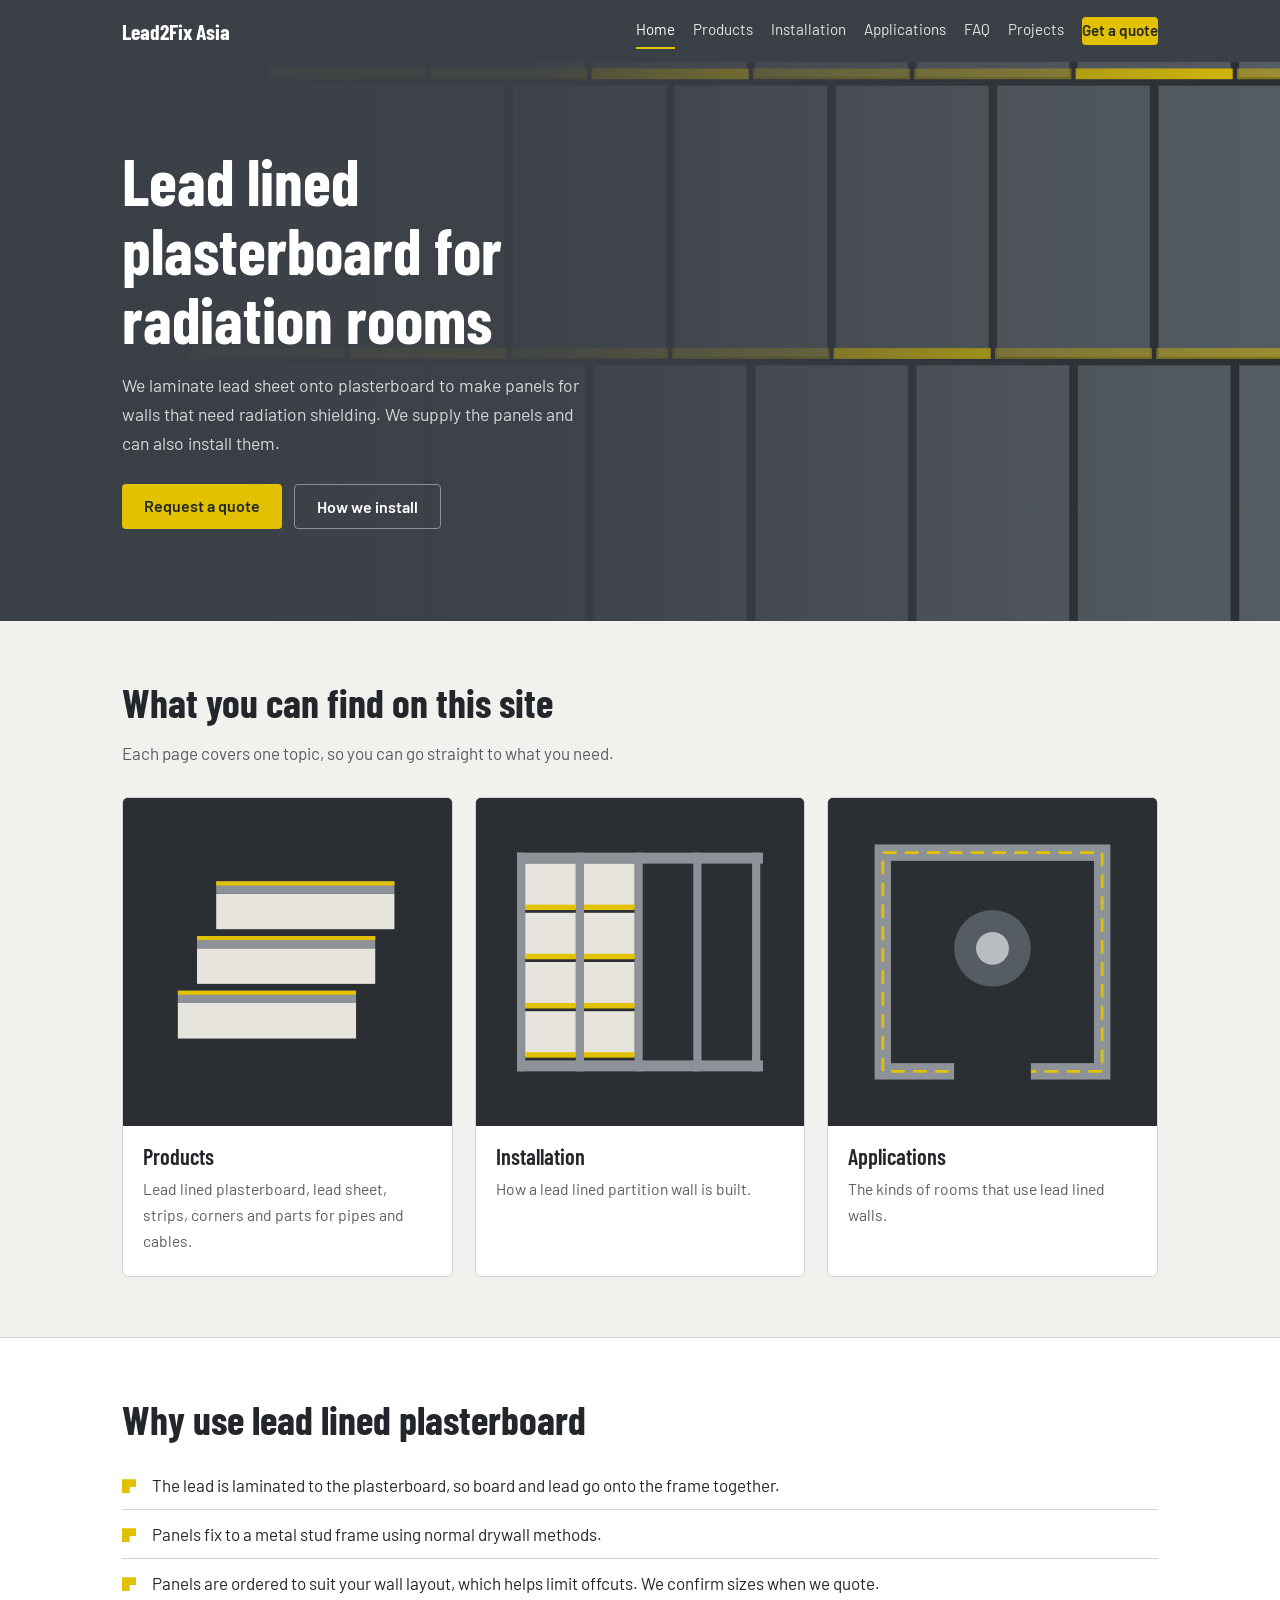
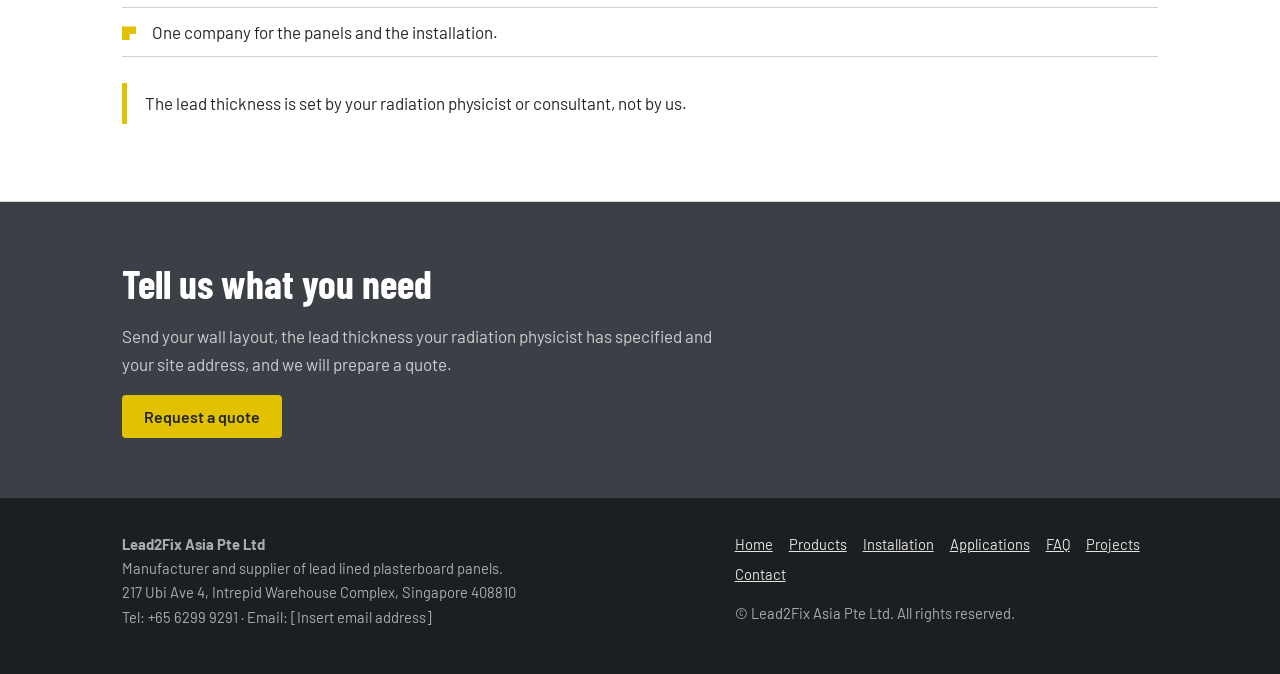
<file: index.html>
<!DOCTYPE html>
<html lang="en-SG"><head><meta charset="utf-8"><meta name="viewport" content="width=device-width, initial-scale=1">
<title>Lead Lined Plasterboard Singapore | Lead2Fix Asia</title><meta name="description" content="Lead2Fix Asia manufactures and supplies lead lined plasterboard panels for X-ray, CT, PET/CT, dental and operating rooms in Singapore. Installation available.">
<link rel="canonical" href="https://www.lead2fix.asia/"><meta name="robots" content="index,follow">
<meta property="og:type" content="website"><meta property="og:title" content="Lead Lined Plasterboard Singapore | Lead2Fix Asia"><meta property="og:description" content="Lead2Fix Asia manufactures and supplies lead lined plasterboard panels for X-ray, CT, PET/CT, dental and operating rooms in Singapore. Installation available."><meta property="og:url" content="https://www.lead2fix.asia/"><meta property="og:locale" content="en_SG">
<link rel="preconnect" href="https://fonts.googleapis.com"><link rel="preconnect" href="https://fonts.gstatic.com" crossorigin>
<link href="https://fonts.googleapis.com/css2?family=Barlow+Condensed:wght@600;700&family=Barlow:wght@400;500;600&display=swap" rel="stylesheet">
<link rel="stylesheet" href="styles.css"><script type="application/ld+json">{"@context": "https://schema.org", "@type": "Organization", "name": "Lead2Fix Asia", "url": "https://www.lead2fix.asia/", "telephone": "+6562999291", "address": {"@type": "PostalAddress", "streetAddress": "217 Ubi Ave 4, Intrepid Warehouse Complex", "postalCode": "408810", "addressLocality": "Singapore", "addressCountry": "SG"}, "description": "Manufacturer and supplier of lead lined plasterboard panels.", "areaServed": "Singapore"}</script></head><body>
<header class="top"><div class="wrap nav"><a class="brand" href="index.html">Lead2Fix Asia</a><nav aria-label="Main"><a href="index.html" aria-current="page">Home</a><a href="products.html">Products</a><a href="installation.html">Installation</a><a href="applications.html">Applications</a><a href="faq.html">FAQ</a><a href="projects.html">Projects</a><a class="btn" href="contact.html">Get a quote</a></nav></div></header>
<main><div class="hero art"><div class="wrap"><div><h1>Lead lined plasterboard for radiation rooms</h1><p>We laminate lead sheet onto plasterboard to make panels for walls that need radiation shielding. We supply the panels and can also install them.</p><div class="cta" style="display:flex;gap:12px;flex-wrap:wrap"><a class="btn" href="contact.html">Request a quote</a><a class="btn ghost" href="installation.html">How we install</a></div></div></div><svg viewBox="0 0 1200 520" preserveAspectRatio="xMidYMid slice" aria-hidden="true" focusable="false"><defs><linearGradient id="fd" x1="0" x2="1"><stop offset="0" stop-color="#3B4046" stop-opacity="1"/><stop offset=".42" stop-color="#3B4046" stop-opacity=".92"/><stop offset="1" stop-color="#3B4046" stop-opacity="0"/></linearGradient></defs><rect width="1200" height="520" fill="#2B2F34"/><rect x="255" y="-240" width="146" height="256" fill="#565C63" stroke="#2B2F34" stroke-width="4"/><rect x="255" y="6" width="146" height="10" fill="#E2C200" opacity="0.5"/><rect x="405" y="-240" width="146" height="256" fill="#565C63" stroke="#2B2F34" stroke-width="4"/><rect x="405" y="6" width="146" height="10" fill="#E2C200" opacity="0.5"/><rect x="555" y="-240" width="146" height="256" fill="#565C63" stroke="#2B2F34" stroke-width="4"/><rect x="555" y="6" width="146" height="10" fill="#E2C200" opacity="0.95"/><rect x="705" y="-240" width="146" height="256" fill="#565C63" stroke="#2B2F34" stroke-width="4"/><rect x="705" y="6" width="146" height="10" fill="#E2C200" opacity="0.5"/><rect x="855" y="-240" width="146" height="256" fill="#565C63" stroke="#2B2F34" stroke-width="4"/><rect x="855" y="6" width="146" height="10" fill="#E2C200" opacity="0.5"/><rect x="1005" y="-240" width="146" height="256" fill="#565C63" stroke="#2B2F34" stroke-width="4"/><rect x="1005" y="6" width="146" height="10" fill="#E2C200" opacity="0.95"/><rect x="1155" y="-240" width="146" height="256" fill="#565C63" stroke="#2B2F34" stroke-width="4"/><rect x="1155" y="6" width="146" height="10" fill="#E2C200" opacity="0.5"/><rect x="1305" y="-240" width="146" height="256" fill="#565C63" stroke="#2B2F34" stroke-width="4"/><rect x="1305" y="6" width="146" height="10" fill="#E2C200" opacity="0.5"/><rect x="1455" y="-240" width="146" height="256" fill="#565C63" stroke="#2B2F34" stroke-width="4"/><rect x="1455" y="6" width="146" height="10" fill="#E2C200" opacity="0.95"/><rect x="1605" y="-240" width="146" height="256" fill="#565C63" stroke="#2B2F34" stroke-width="4"/><rect x="1605" y="6" width="146" height="10" fill="#E2C200" opacity="0.5"/><rect x="180" y="20" width="146" height="256" fill="#565C63" stroke="#2B2F34" stroke-width="4"/><rect x="180" y="266" width="146" height="10" fill="#E2C200" opacity="0.5"/><rect x="330" y="20" width="146" height="256" fill="#565C63" stroke="#2B2F34" stroke-width="4"/><rect x="330" y="266" width="146" height="10" fill="#E2C200" opacity="0.95"/><rect x="480" y="20" width="146" height="256" fill="#565C63" stroke="#2B2F34" stroke-width="4"/><rect x="480" y="266" width="146" height="10" fill="#E2C200" opacity="0.5"/><rect x="630" y="20" width="146" height="256" fill="#565C63" stroke="#2B2F34" stroke-width="4"/><rect x="630" y="266" width="146" height="10" fill="#E2C200" opacity="0.5"/><rect x="780" y="20" width="146" height="256" fill="#565C63" stroke="#2B2F34" stroke-width="4"/><rect x="780" y="266" width="146" height="10" fill="#E2C200" opacity="0.95"/><rect x="930" y="20" width="146" height="256" fill="#565C63" stroke="#2B2F34" stroke-width="4"/><rect x="930" y="266" width="146" height="10" fill="#E2C200" opacity="0.5"/><rect x="1080" y="20" width="146" height="256" fill="#565C63" stroke="#2B2F34" stroke-width="4"/><rect x="1080" y="266" width="146" height="10" fill="#E2C200" opacity="0.5"/><rect x="1230" y="20" width="146" height="256" fill="#565C63" stroke="#2B2F34" stroke-width="4"/><rect x="1230" y="266" width="146" height="10" fill="#E2C200" opacity="0.95"/><rect x="1380" y="20" width="146" height="256" fill="#565C63" stroke="#2B2F34" stroke-width="4"/><rect x="1380" y="266" width="146" height="10" fill="#E2C200" opacity="0.5"/><rect x="1530" y="20" width="146" height="256" fill="#565C63" stroke="#2B2F34" stroke-width="4"/><rect x="1530" y="266" width="146" height="10" fill="#E2C200" opacity="0.5"/><rect x="255" y="280" width="146" height="256" fill="#565C63" stroke="#2B2F34" stroke-width="4"/><rect x="255" y="526" width="146" height="10" fill="#E2C200" opacity="0.95"/><rect x="405" y="280" width="146" height="256" fill="#565C63" stroke="#2B2F34" stroke-width="4"/><rect x="405" y="526" width="146" height="10" fill="#E2C200" opacity="0.5"/><rect x="555" y="280" width="146" height="256" fill="#565C63" stroke="#2B2F34" stroke-width="4"/><rect x="555" y="526" width="146" height="10" fill="#E2C200" opacity="0.5"/><rect x="705" y="280" width="146" height="256" fill="#565C63" stroke="#2B2F34" stroke-width="4"/><rect x="705" y="526" width="146" height="10" fill="#E2C200" opacity="0.95"/><rect x="855" y="280" width="146" height="256" fill="#565C63" stroke="#2B2F34" stroke-width="4"/><rect x="855" y="526" width="146" height="10" fill="#E2C200" opacity="0.5"/><rect x="1005" y="280" width="146" height="256" fill="#565C63" stroke="#2B2F34" stroke-width="4"/><rect x="1005" y="526" width="146" height="10" fill="#E2C200" opacity="0.5"/><rect x="1155" y="280" width="146" height="256" fill="#565C63" stroke="#2B2F34" stroke-width="4"/><rect x="1155" y="526" width="146" height="10" fill="#E2C200" opacity="0.95"/><rect x="1305" y="280" width="146" height="256" fill="#565C63" stroke="#2B2F34" stroke-width="4"/><rect x="1305" y="526" width="146" height="10" fill="#E2C200" opacity="0.5"/><rect x="1455" y="280" width="146" height="256" fill="#565C63" stroke="#2B2F34" stroke-width="4"/><rect x="1455" y="526" width="146" height="10" fill="#E2C200" opacity="0.5"/><rect x="1605" y="280" width="146" height="256" fill="#565C63" stroke="#2B2F34" stroke-width="4"/><rect x="1605" y="526" width="146" height="10" fill="#E2C200" opacity="0.95"/><rect x="180" y="540" width="146" height="256" fill="#565C63" stroke="#2B2F34" stroke-width="4"/><rect x="180" y="786" width="146" height="10" fill="#E2C200" opacity="0.5"/><rect x="330" y="540" width="146" height="256" fill="#565C63" stroke="#2B2F34" stroke-width="4"/><rect x="330" y="786" width="146" height="10" fill="#E2C200" opacity="0.5"/><rect x="480" y="540" width="146" height="256" fill="#565C63" stroke="#2B2F34" stroke-width="4"/><rect x="480" y="786" width="146" height="10" fill="#E2C200" opacity="0.95"/><rect x="630" y="540" width="146" height="256" fill="#565C63" stroke="#2B2F34" stroke-width="4"/><rect x="630" y="786" width="146" height="10" fill="#E2C200" opacity="0.5"/><rect x="780" y="540" width="146" height="256" fill="#565C63" stroke="#2B2F34" stroke-width="4"/><rect x="780" y="786" width="146" height="10" fill="#E2C200" opacity="0.5"/><rect x="930" y="540" width="146" height="256" fill="#565C63" stroke="#2B2F34" stroke-width="4"/><rect x="930" y="786" width="146" height="10" fill="#E2C200" opacity="0.95"/><rect x="1080" y="540" width="146" height="256" fill="#565C63" stroke="#2B2F34" stroke-width="4"/><rect x="1080" y="786" width="146" height="10" fill="#E2C200" opacity="0.5"/><rect x="1230" y="540" width="146" height="256" fill="#565C63" stroke="#2B2F34" stroke-width="4"/><rect x="1230" y="786" width="146" height="10" fill="#E2C200" opacity="0.5"/><rect x="1380" y="540" width="146" height="256" fill="#565C63" stroke="#2B2F34" stroke-width="4"/><rect x="1380" y="786" width="146" height="10" fill="#E2C200" opacity="0.95"/><rect x="1530" y="540" width="146" height="256" fill="#565C63" stroke="#2B2F34" stroke-width="4"/><rect x="1530" y="786" width="146" height="10" fill="#E2C200" opacity="0.5"/><rect width="1200" height="520" fill="url(#fd)"/></svg></div><section><div class="wrap"><h2>What you can find on this site</h2><p class="lede">Each page covers one topic, so you can go straight to what you need.</p><div class="grid">
<a class="card" href="products.html" style="text-decoration:none;color:inherit"><img src="images/panel-layers.svg" alt="Illustration of lead lined plasterboard panels" width="240" height="240" loading="lazy"><div><h3>Products</h3><p>Lead lined plasterboard, lead sheet, strips, corners and parts for pipes and cables.</p></div></a>
<a class="card" href="installation.html" style="text-decoration:none;color:inherit"><img src="images/wall-frame.svg" alt="Illustration of a metal stud wall with lead lined panels" width="240" height="240" loading="lazy"><div><h3>Installation</h3><p>How a lead lined partition wall is built.</p></div></a>
<a class="card" href="applications.html" style="text-decoration:none;color:inherit"><img src="images/room-plan.svg" alt="Illustration of a shielded room plan" width="240" height="240" loading="lazy"><div><h3>Applications</h3><p>The kinds of rooms that use lead lined walls.</p></div></a></div></div></section>
<section class="alt"><div class="wrap"><h2>Why use lead lined plasterboard</h2><ul class="tick"><li>The lead is laminated to the plasterboard, so board and lead go onto the frame together.</li><li>Panels fix to a metal stud frame using normal drywall methods.</li><li>Panels are ordered to suit your wall layout, which helps limit offcuts. We confirm sizes when we quote.</li><li>One company for the panels and the installation.</li></ul>
<p class="note">The lead thickness is set by your radiation physicist or consultant, not by us.</p></div></section><section class="cta-band"><div class="wrap"><h2>Tell us what you need</h2><p>Send your wall layout, the lead thickness your radiation physicist has specified and your site address, and we will prepare a quote.</p><a class="btn" href="contact.html">Request a quote</a></div></section></main>
<footer><div class="wrap"><div><strong>Lead2Fix Asia Pte Ltd</strong><br>Manufacturer and supplier of lead lined plasterboard panels.<br>217 Ubi Ave 4, Intrepid Warehouse Complex, Singapore 408810<br>Tel: +65 6299 9291 · Email: [Insert email address]</div><div><ul><li><a href="index.html">Home</a></li><li><a href="products.html">Products</a></li><li><a href="installation.html">Installation</a></li><li><a href="applications.html">Applications</a></li><li><a href="faq.html">FAQ</a></li><li><a href="projects.html">Projects</a></li><li><a href="contact.html">Contact</a></li></ul><p>&copy; Lead2Fix Asia Pte Ltd. All rights reserved.</p></div></div></footer></body></html
</file>
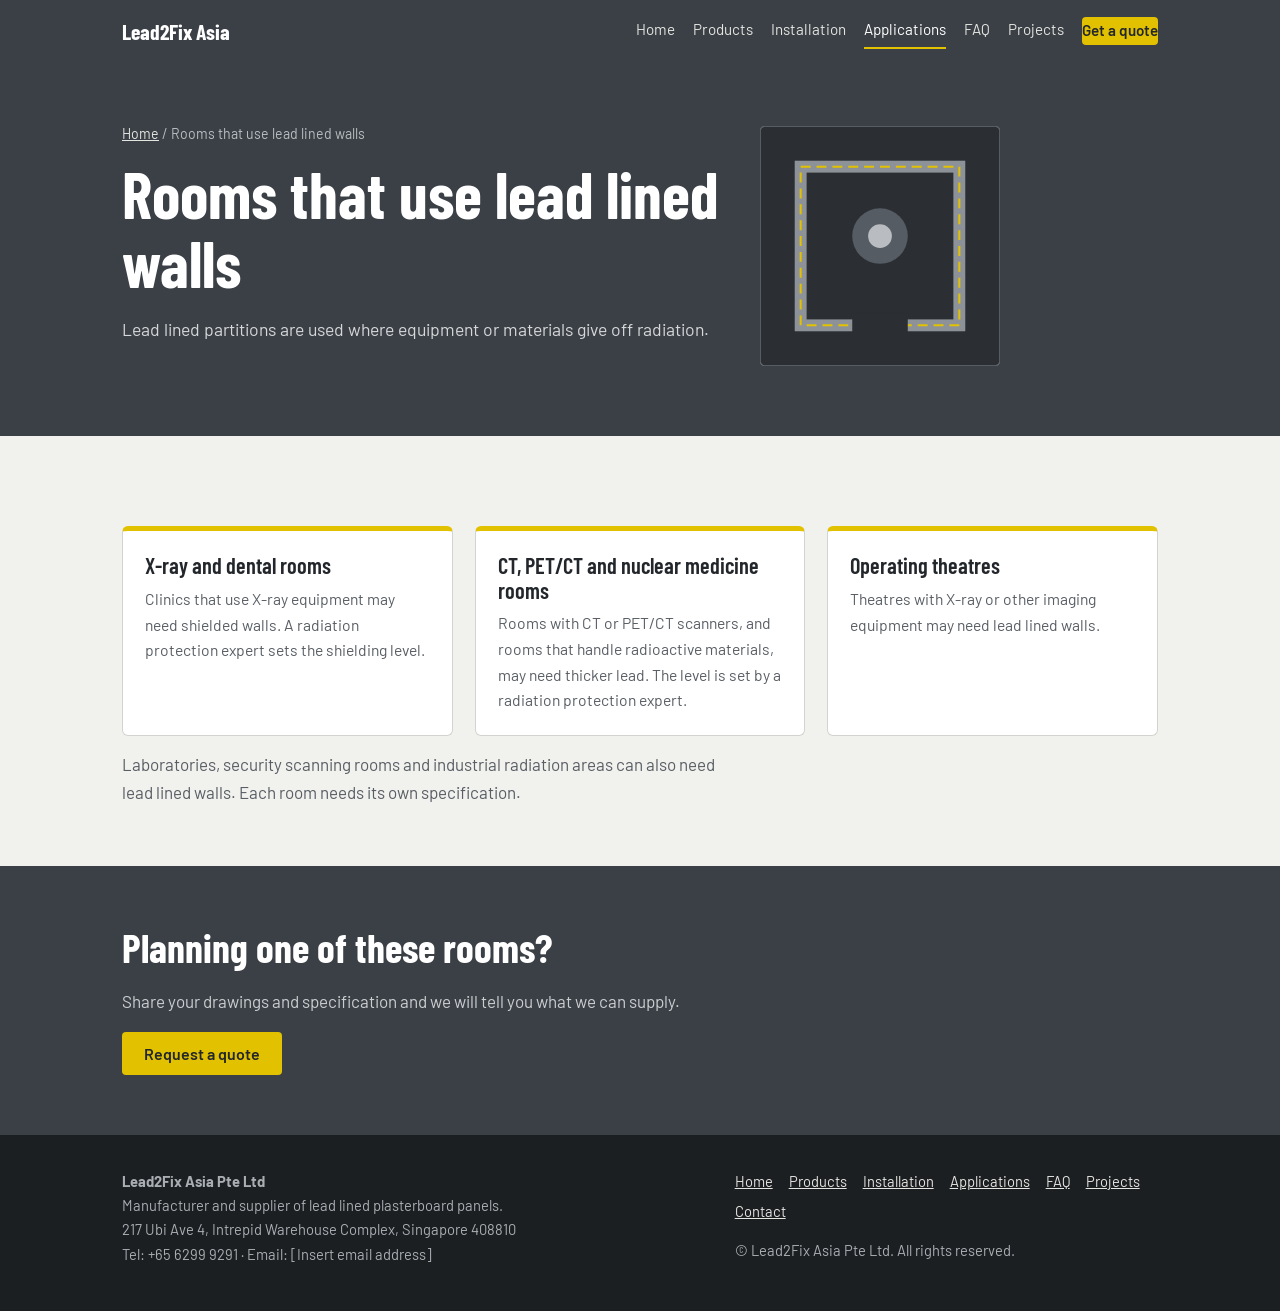
<file: applications.html>
<!DOCTYPE html>
<html lang="en-SG"><head><meta charset="utf-8"><meta name="viewport" content="width=device-width, initial-scale=1">
<title>Rooms That Use Lead Lined Walls | Lead2Fix Asia</title><meta name="description" content="Lead lined partition walls for X-ray, dental, CT, PET/CT, nuclear medicine and operating rooms. See where lead shielded walls are used.">
<link rel="canonical" href="https://www.lead2fix.asia/applications.html"><meta name="robots" content="index,follow">
<meta property="og:type" content="website"><meta property="og:title" content="Rooms That Use Lead Lined Walls | Lead2Fix Asia"><meta property="og:description" content="Lead lined partition walls for X-ray, dental, CT, PET/CT, nuclear medicine and operating rooms. See where lead shielded walls are used."><meta property="og:url" content="https://www.lead2fix.asia/applications.html"><meta property="og:locale" content="en_SG">
<link rel="preconnect" href="https://fonts.googleapis.com"><link rel="preconnect" href="https://fonts.gstatic.com" crossorigin>
<link href="https://fonts.googleapis.com/css2?family=Barlow+Condensed:wght@600;700&family=Barlow:wght@400;500;600&display=swap" rel="stylesheet">
<link rel="stylesheet" href="styles.css"></head><body>
<header class="top"><div class="wrap nav"><a class="brand" href="index.html">Lead2Fix Asia</a><nav aria-label="Main"><a href="index.html">Home</a><a href="products.html">Products</a><a href="installation.html">Installation</a><a href="applications.html" aria-current="page">Applications</a><a href="faq.html">FAQ</a><a href="projects.html">Projects</a><a class="btn" href="contact.html">Get a quote</a></nav></div></header>
<main><div class="hero split"><div class="wrap"><div><div class="crumbs"><a href="index.html">Home</a> / Rooms that use lead lined walls</div><h1>Rooms that use lead lined walls</h1><p>Lead lined partitions are used where equipment or materials give off radiation.</p></div><img src="images/room-plan.svg" alt="Illustration of a shielded room plan" width="240" height="240"></div></div><section><div class="wrap"><div class="grid"><div class="card t"><div><h3>X-ray and dental rooms</h3><p>Clinics that use X-ray equipment may need shielded walls. A radiation protection expert sets the shielding level.</p></div></div><div class="card t"><div><h3>CT, PET/CT and nuclear medicine rooms</h3><p>Rooms with CT or PET/CT scanners, and rooms that handle radioactive materials, may need thicker lead. The level is set by a radiation protection expert.</p></div></div><div class="card t"><div><h3>Operating theatres</h3><p>Theatres with X-ray or other imaging equipment may need lead lined walls.</p></div></div></div><p class="lede">Laboratories, security scanning rooms and industrial radiation areas can also need lead lined walls. Each room needs its own specification.</p></div></section><section class="cta-band"><div class="wrap"><h2>Planning one of these rooms?</h2><p>Share your drawings and specification and we will tell you what we can supply.</p><a class="btn" href="contact.html">Request a quote</a></div></section></main>
<footer><div class="wrap"><div><strong>Lead2Fix Asia Pte Ltd</strong><br>Manufacturer and supplier of lead lined plasterboard panels.<br>217 Ubi Ave 4, Intrepid Warehouse Complex, Singapore 408810<br>Tel: +65 6299 9291 · Email: [Insert email address]</div><div><ul><li><a href="index.html">Home</a></li><li><a href="products.html">Products</a></li><li><a href="installation.html">Installation</a></li><li><a href="applications.html">Applications</a></li><li><a href="faq.html">FAQ</a></li><li><a href="projects.html">Projects</a></li><li><a href="contact.html">Contact</a></li></ul><p>&copy; Lead2Fix Asia Pte Ltd. All rights reserved.</p></div></div></footer></body></html>
</file>
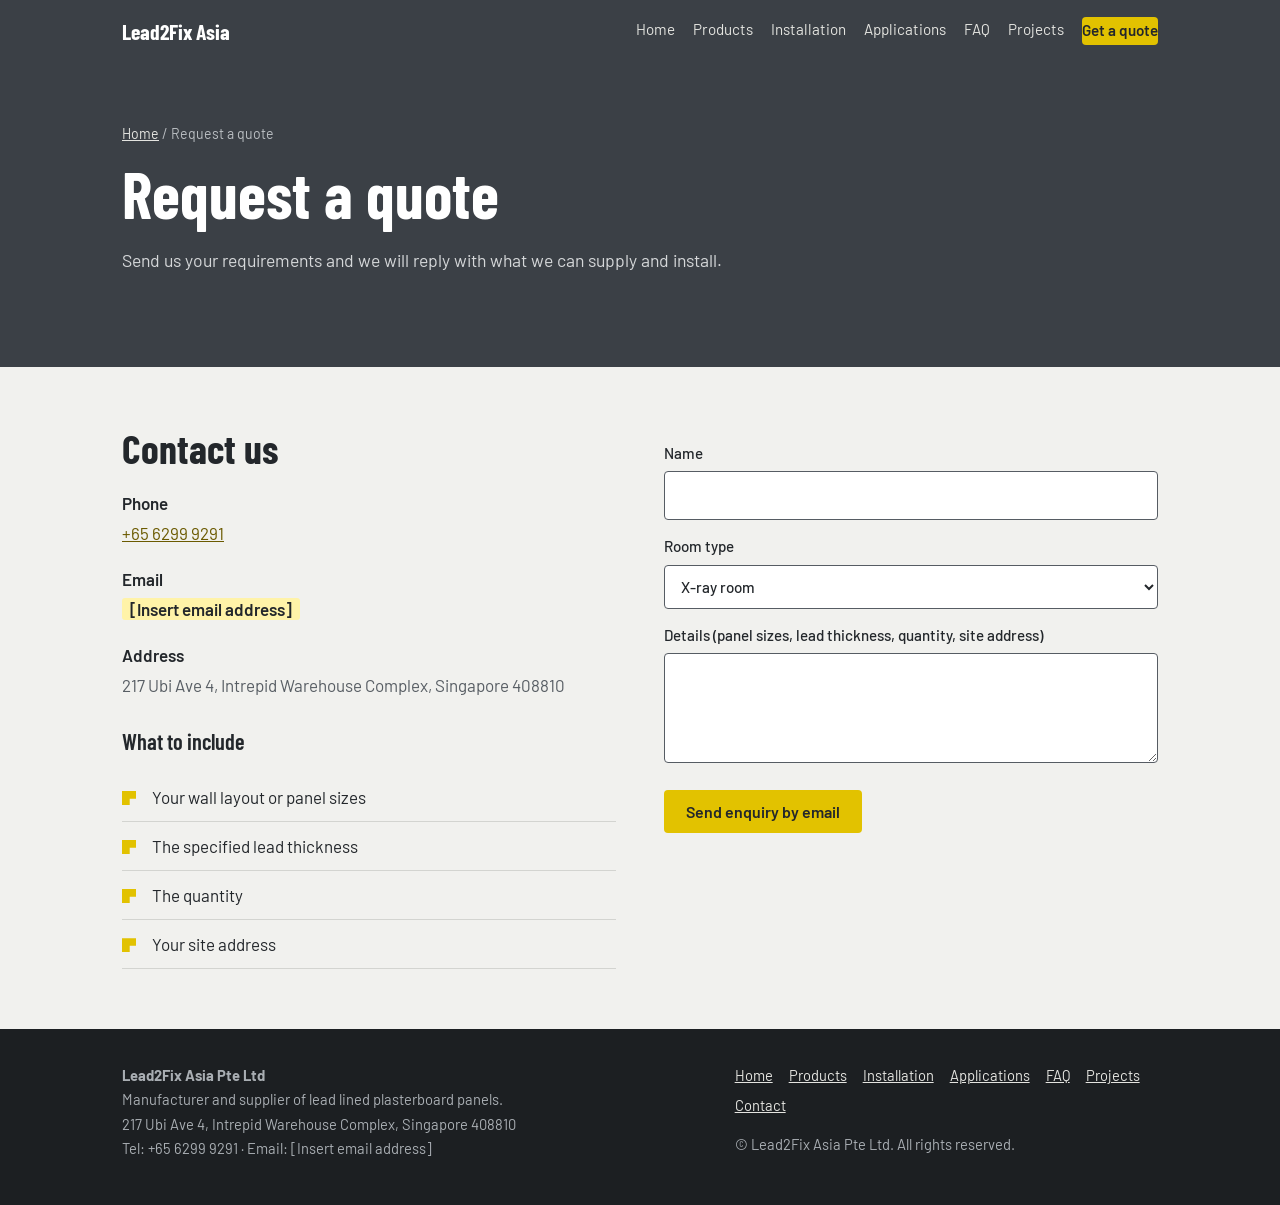
<file: contact.html>
<!DOCTYPE html>
<html lang="en-SG"><head><meta charset="utf-8"><meta name="viewport" content="width=device-width, initial-scale=1">
<title>Contact &amp; Request a Quote | Lead2Fix Asia</title><meta name="description" content="Contact Lead2Fix Asia for a lead lined plasterboard quote. Send your wall layout, lead thickness, quantity and site address.">
<link rel="canonical" href="https://www.lead2fix.asia/contact.html"><meta name="robots" content="index,follow">
<meta property="og:type" content="website"><meta property="og:title" content="Contact &amp; Request a Quote | Lead2Fix Asia"><meta property="og:description" content="Contact Lead2Fix Asia for a lead lined plasterboard quote. Send your wall layout, lead thickness, quantity and site address."><meta property="og:url" content="https://www.lead2fix.asia/contact.html"><meta property="og:locale" content="en_SG">
<link rel="preconnect" href="https://fonts.googleapis.com"><link rel="preconnect" href="https://fonts.gstatic.com" crossorigin>
<link href="https://fonts.googleapis.com/css2?family=Barlow+Condensed:wght@600;700&family=Barlow:wght@400;500;600&display=swap" rel="stylesheet">
<link rel="stylesheet" href="styles.css"></head><body>
<header class="top"><div class="wrap nav"><a class="brand" href="index.html">Lead2Fix Asia</a><nav aria-label="Main"><a href="index.html">Home</a><a href="products.html">Products</a><a href="installation.html">Installation</a><a href="applications.html">Applications</a><a href="faq.html">FAQ</a><a href="projects.html">Projects</a><a class="btn" href="contact.html">Get a quote</a></nav></div></header>
<main><div class="hero"><div class="wrap"><div><div class="crumbs"><a href="index.html">Home</a> / Request a quote</div><h1>Request a quote</h1><p>Send us your requirements and we will reply with what we can supply and install.</p></div></div></div><section><div class="wrap cgrid"><div><h2>Contact us</h2><dl><dt>Phone</dt><dd><a href="tel:+6562999291">+65 6299 9291</a></dd><dt>Email</dt><dd><span class="fill">[Insert email address]</span></dd><dt>Address</dt><dd>217 Ubi Ave 4, Intrepid Warehouse Complex, Singapore 408810</dd></dl>
<h3 style="margin-top:30px">What to include</h3><ul class="tick"><li>Your wall layout or panel sizes</li><li>The specified lead thickness</li><li>The quantity</li><li>Your site address</li></ul></div>
<div><label for="n">Name<input id="n" autocomplete="name"></label><label for="t">Room type<select id="t"><option>X-ray room</option><option>CT room</option><option>PET/CT or nuclear medicine</option><option>Operating theatre</option><option>Dental or GP clinic</option><option>Other</option></select></label>
<label for="m">Details (panel sizes, lead thickness, quantity, site address)<textarea id="m"></textarea></label><a class="btn contactbtn" id="send" href="mailto:your-email@example.com">Send enquiry by email</a></div></div></section>
<script>document.getElementById("send").addEventListener("click",function(){var g=function(i){return document.getElementById(i).value};this.href="mailto:your-email@example.com?subject="+encodeURIComponent("Quote request")+"&body="+encodeURIComponent("Name: "+g("n")+"\nRoom type: "+g("t")+"\nDetails: "+g("m"))});</script></main>
<footer><div class="wrap"><div><strong>Lead2Fix Asia Pte Ltd</strong><br>Manufacturer and supplier of lead lined plasterboard panels.<br>217 Ubi Ave 4, Intrepid Warehouse Complex, Singapore 408810<br>Tel: +65 6299 9291 · Email: [Insert email address]</div><div><ul><li><a href="index.html">Home</a></li><li><a href="products.html">Products</a></li><li><a href="installation.html">Installation</a></li><li><a href="applications.html">Applications</a></li><li><a href="faq.html">FAQ</a></li><li><a href="projects.html">Projects</a></li><li><a href="contact.html">Contact</a></li></ul><p>&copy; Lead2Fix Asia Pte Ltd. All rights reserved.</p></div></div></footer></body></html>
</file>
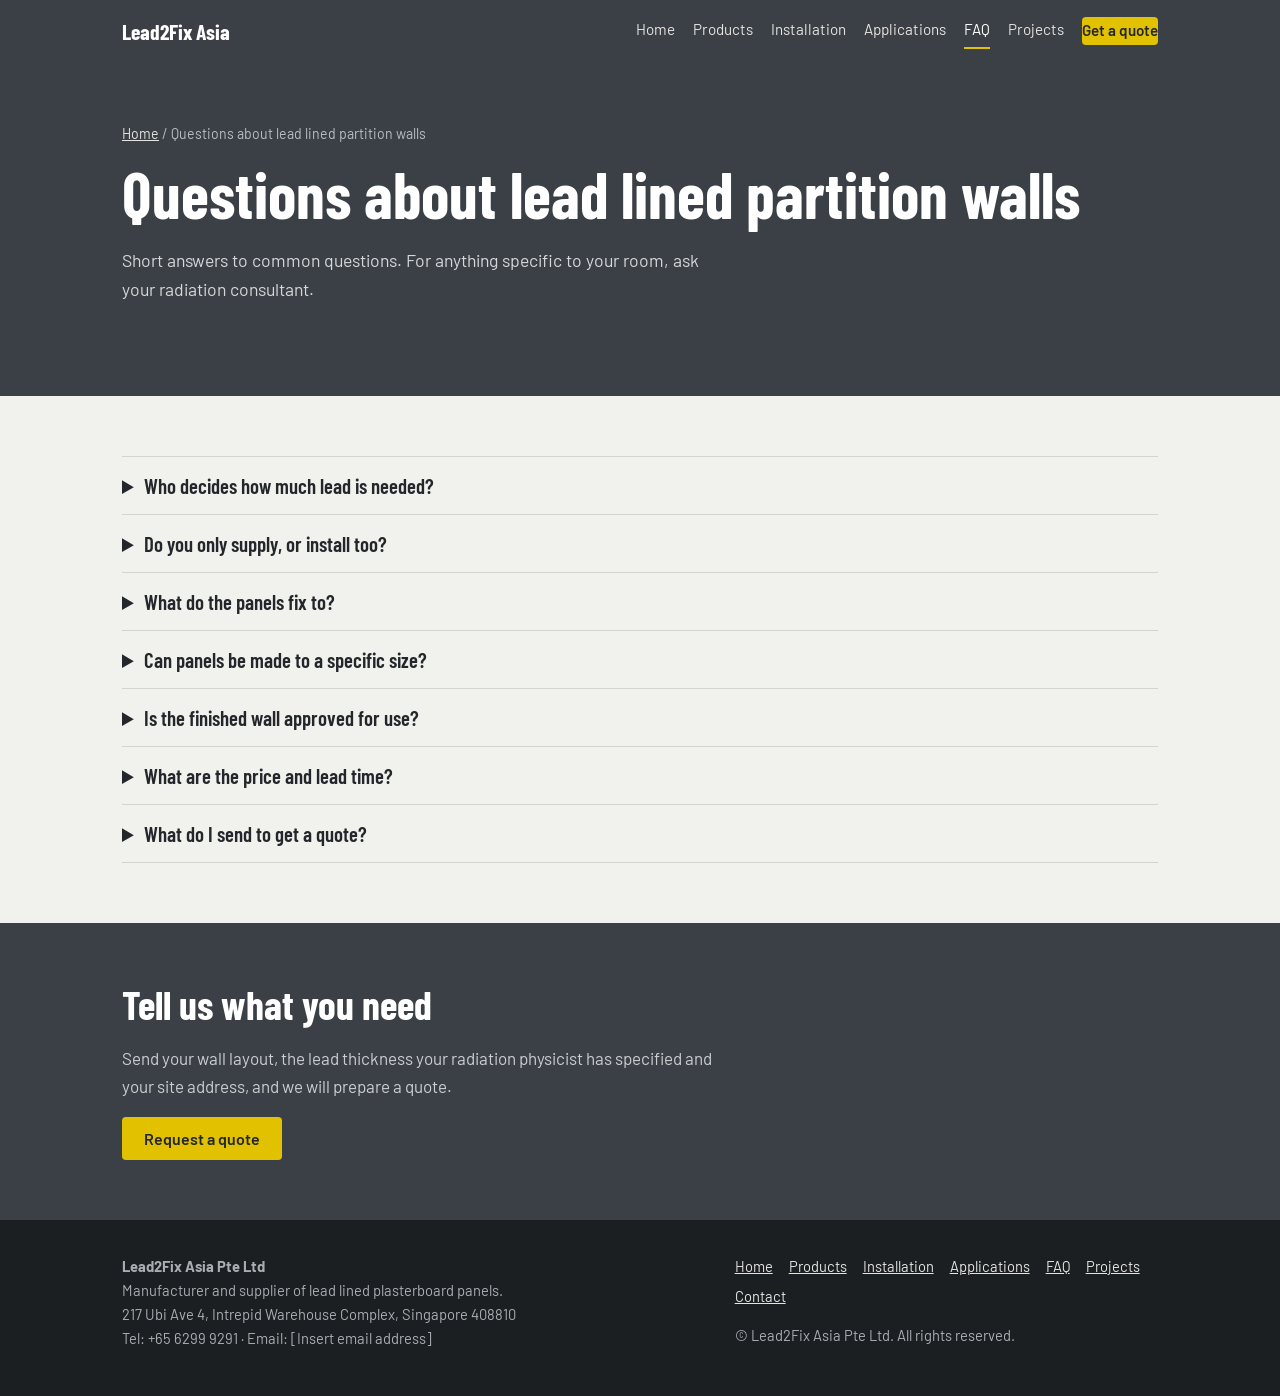
<file: faq.html>
<!DOCTYPE html>
<html lang="en-SG"><head><meta charset="utf-8"><meta name="viewport" content="width=device-width, initial-scale=1">
<title>Lead Lined Wall FAQ | Lead2Fix Asia</title><meta name="description" content="Answers about lead lined plasterboard, lead thickness, supply and installation, and how to request a quote.">
<link rel="canonical" href="https://www.lead2fix.asia/faq.html"><meta name="robots" content="index,follow">
<meta property="og:type" content="website"><meta property="og:title" content="Lead Lined Wall FAQ | Lead2Fix Asia"><meta property="og:description" content="Answers about lead lined plasterboard, lead thickness, supply and installation, and how to request a quote."><meta property="og:url" content="https://www.lead2fix.asia/faq.html"><meta property="og:locale" content="en_SG">
<link rel="preconnect" href="https://fonts.googleapis.com"><link rel="preconnect" href="https://fonts.gstatic.com" crossorigin>
<link href="https://fonts.googleapis.com/css2?family=Barlow+Condensed:wght@600;700&family=Barlow:wght@400;500;600&display=swap" rel="stylesheet">
<link rel="stylesheet" href="styles.css"><script type="application/ld+json">{"@context": "https://schema.org", "@type": "FAQPage", "mainEntity": [{"@type": "Question", "name": "Who decides how much lead is needed?", "acceptedAnswer": {"@type": "Answer", "text": "Your radiation physicist or consultant sets it. We supply panels to that specification."}}, {"@type": "Question", "name": "Do you only supply, or install too?", "acceptedAnswer": {"@type": "Answer", "text": "Both. We supply the panels, and we can also install them. Tell us which you need."}}, {"@type": "Question", "name": "What do the panels fix to?", "acceptedAnswer": {"@type": "Answer", "text": "Metal stud frames, using normal drywall fixing methods."}}, {"@type": "Question", "name": "Can panels be made to a specific size?", "acceptedAnswer": {"@type": "Answer", "text": "We confirm panel sizes when we quote. Send us your wall layout."}}, {"@type": "Question", "name": "Is the finished wall approved for use?", "acceptedAnswer": {"@type": "Answer", "text": "Approval depends on your room, the specification and the relevant authority. Your radiation consultant confirms this. We do not give approvals ourselves."}}, {"@type": "Question", "name": "What are the price and lead time?", "acceptedAnswer": {"@type": "Answer", "text": "They depend on panel sizes, lead thickness and quantity. We give a quote after seeing your requirements."}}, {"@type": "Question", "name": "What do I send to get a quote?", "acceptedAnswer": {"@type": "Answer", "text": "Your wall layout or panel list, the specified lead thickness, the quantity and your site address."}}]}</script></head><body>
<header class="top"><div class="wrap nav"><a class="brand" href="index.html">Lead2Fix Asia</a><nav aria-label="Main"><a href="index.html">Home</a><a href="products.html">Products</a><a href="installation.html">Installation</a><a href="applications.html">Applications</a><a href="faq.html" aria-current="page">FAQ</a><a href="projects.html">Projects</a><a class="btn" href="contact.html">Get a quote</a></nav></div></header>
<main><div class="hero"><div class="wrap"><div><div class="crumbs"><a href="index.html">Home</a> / Questions about lead lined partition walls</div><h1>Questions about lead lined partition walls</h1><p>Short answers to common questions. For anything specific to your room, ask your radiation consultant.</p></div></div></div><section><div class="wrap"><details><summary>Who decides how much lead is needed?</summary><p>Your radiation physicist or consultant sets it. We supply panels to that specification.</p></details><details><summary>Do you only supply, or install too?</summary><p>Both. We supply the panels, and we can also install them. Tell us which you need.</p></details><details><summary>What do the panels fix to?</summary><p>Metal stud frames, using normal drywall fixing methods.</p></details><details><summary>Can panels be made to a specific size?</summary><p>We confirm panel sizes when we quote. Send us your wall layout.</p></details><details><summary>Is the finished wall approved for use?</summary><p>Approval depends on your room, the specification and the relevant authority. Your radiation consultant confirms this. We do not give approvals ourselves.</p></details><details><summary>What are the price and lead time?</summary><p>They depend on panel sizes, lead thickness and quantity. We give a quote after seeing your requirements.</p></details><details><summary>What do I send to get a quote?</summary><p>Your wall layout or panel list, the specified lead thickness, the quantity and your site address.</p></details></div></section><section class="cta-band"><div class="wrap"><h2>Tell us what you need</h2><p>Send your wall layout, the lead thickness your radiation physicist has specified and your site address, and we will prepare a quote.</p><a class="btn" href="contact.html">Request a quote</a></div></section></main>
<footer><div class="wrap"><div><strong>Lead2Fix Asia Pte Ltd</strong><br>Manufacturer and supplier of lead lined plasterboard panels.<br>217 Ubi Ave 4, Intrepid Warehouse Complex, Singapore 408810<br>Tel: +65 6299 9291 · Email: [Insert email address]</div><div><ul><li><a href="index.html">Home</a></li><li><a href="products.html">Products</a></li><li><a href="installation.html">Installation</a></li><li><a href="applications.html">Applications</a></li><li><a href="faq.html">FAQ</a></li><li><a href="projects.html">Projects</a></li><li><a href="contact.html">Contact</a></li></ul><p>&copy; Lead2Fix Asia Pte Ltd. All rights reserved.</p></div></div></footer></body></html>
</file>
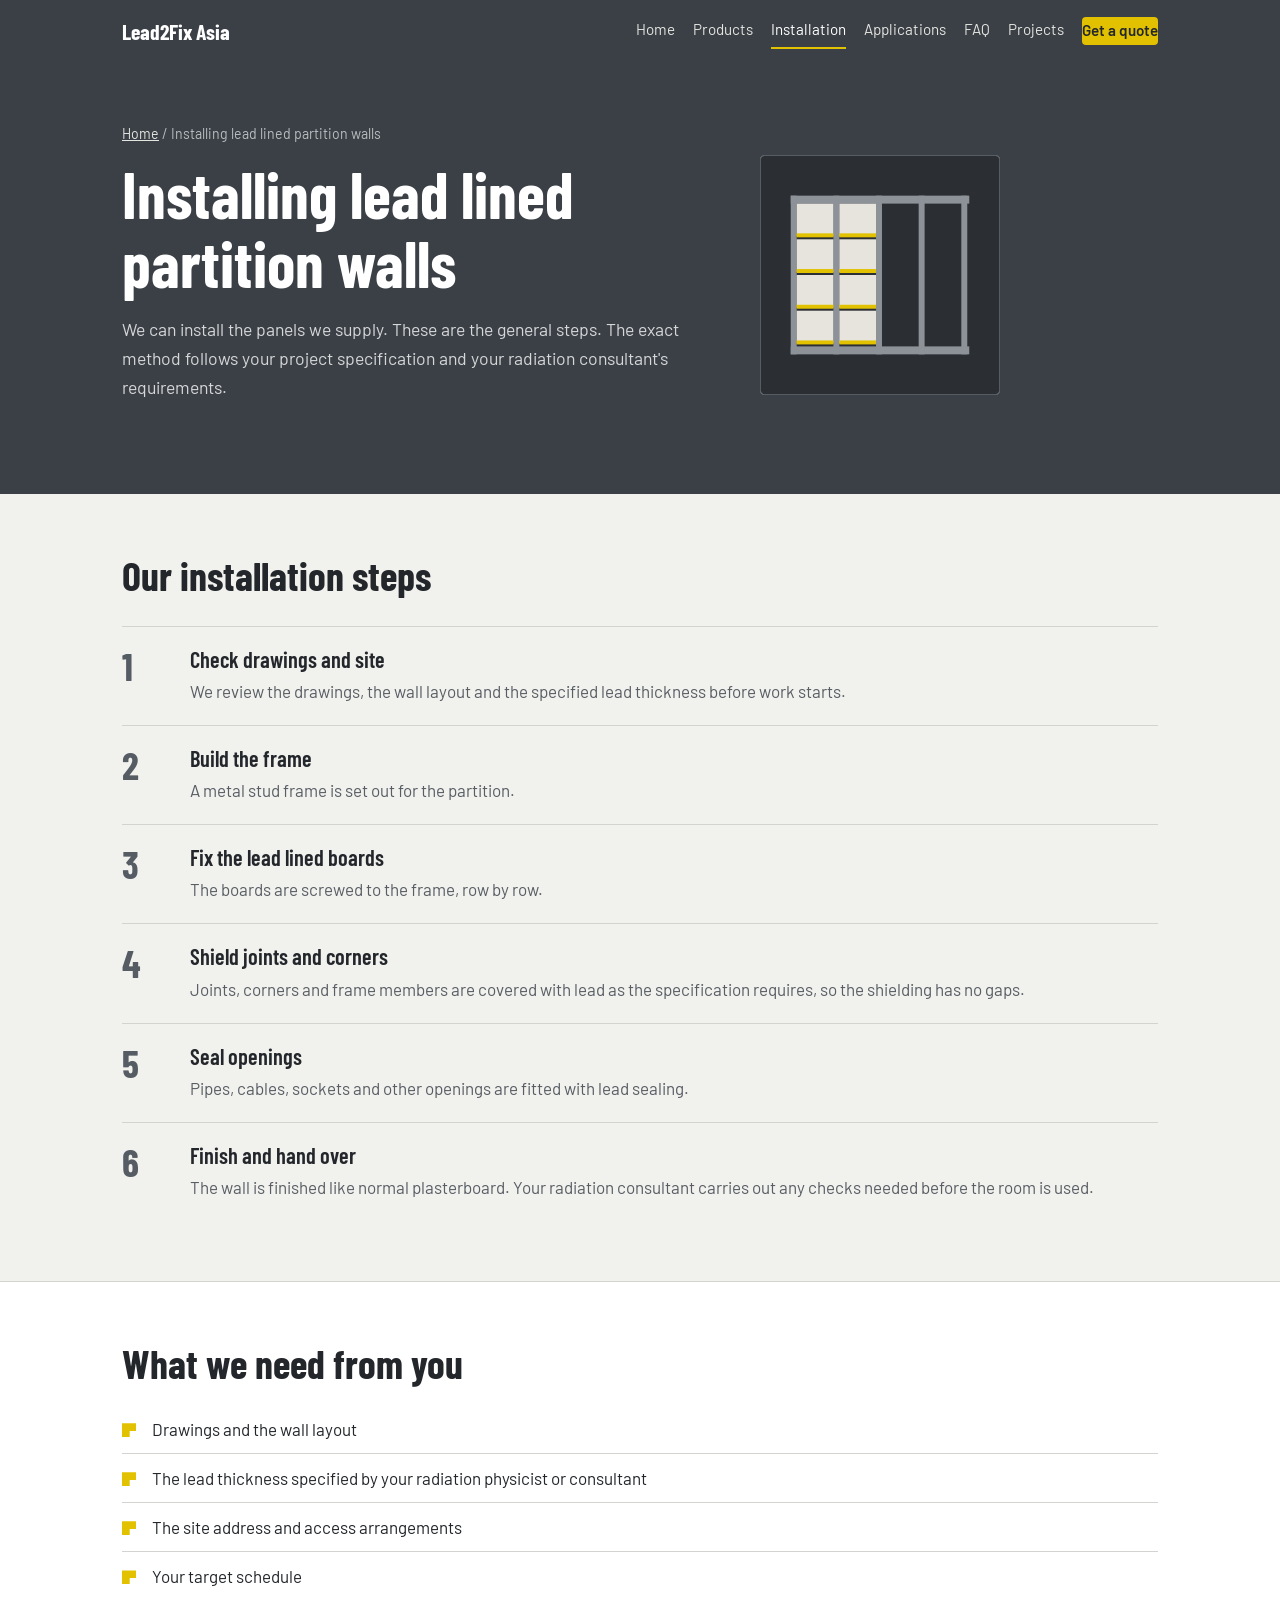
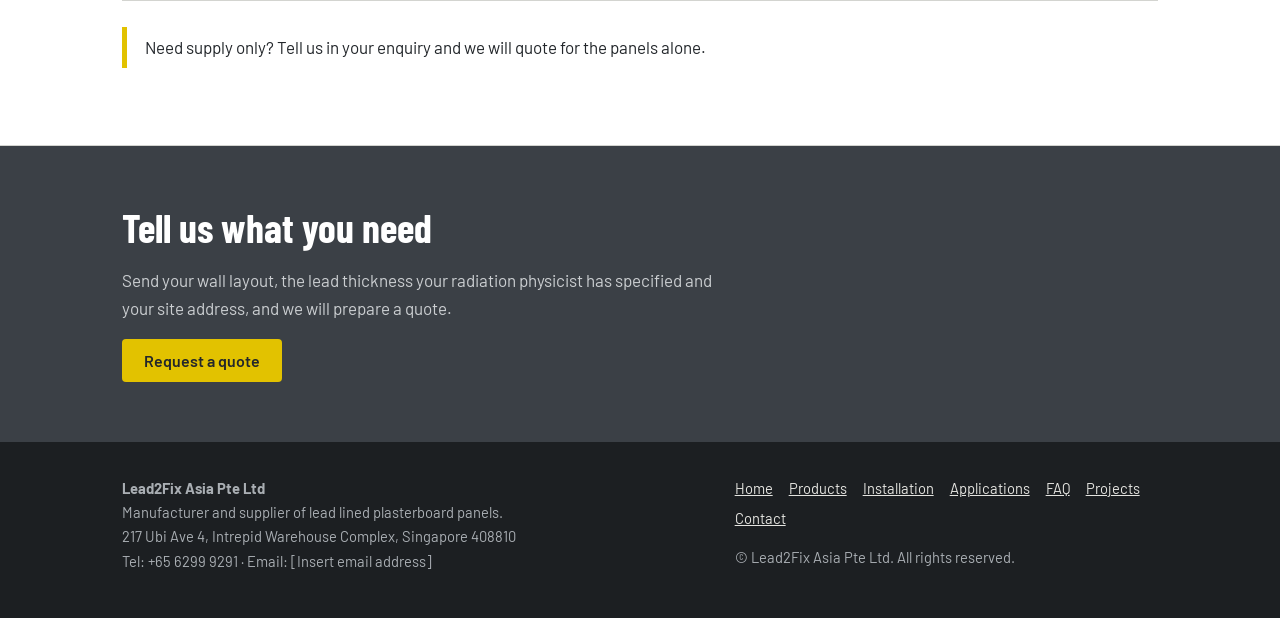
<file: installation.html>
<!DOCTYPE html>
<html lang="en-SG"><head><meta charset="utf-8"><meta name="viewport" content="width=device-width, initial-scale=1">
<title>Lead Lined Partition Wall Installation | Lead2Fix Asia</title><meta name="description" content="How we install lead lined partition walls on a metal stud frame: drawings, frame, boards, joints and corners, sealing and handover.">
<link rel="canonical" href="https://www.lead2fix.asia/installation.html"><meta name="robots" content="index,follow">
<meta property="og:type" content="website"><meta property="og:title" content="Lead Lined Partition Wall Installation | Lead2Fix Asia"><meta property="og:description" content="How we install lead lined partition walls on a metal stud frame: drawings, frame, boards, joints and corners, sealing and handover."><meta property="og:url" content="https://www.lead2fix.asia/installation.html"><meta property="og:locale" content="en_SG">
<link rel="preconnect" href="https://fonts.googleapis.com"><link rel="preconnect" href="https://fonts.gstatic.com" crossorigin>
<link href="https://fonts.googleapis.com/css2?family=Barlow+Condensed:wght@600;700&family=Barlow:wght@400;500;600&display=swap" rel="stylesheet">
<link rel="stylesheet" href="styles.css"></head><body>
<header class="top"><div class="wrap nav"><a class="brand" href="index.html">Lead2Fix Asia</a><nav aria-label="Main"><a href="index.html">Home</a><a href="products.html">Products</a><a href="installation.html" aria-current="page">Installation</a><a href="applications.html">Applications</a><a href="faq.html">FAQ</a><a href="projects.html">Projects</a><a class="btn" href="contact.html">Get a quote</a></nav></div></header>
<main><div class="hero split"><div class="wrap"><div><div class="crumbs"><a href="index.html">Home</a> / Installing lead lined partition walls</div><h1>Installing lead lined partition walls</h1><p>We can install the panels we supply. These are the general steps. The exact method follows your project specification and your radiation consultant's requirements.</p></div><img src="images/wall-frame.svg" alt="Illustration of a metal stud wall with lead lined panels" width="240" height="240"></div></div><section><div class="wrap"><h2>Our installation steps</h2><ol class="steps"><li><h3>Check drawings and site</h3><p>We review the drawings, the wall layout and the specified lead thickness before work starts.</p></li><li><h3>Build the frame</h3><p>A metal stud frame is set out for the partition.</p></li><li><h3>Fix the lead lined boards</h3><p>The boards are screwed to the frame, row by row.</p></li><li><h3>Shield joints and corners</h3><p>Joints, corners and frame members are covered with lead as the specification requires, so the shielding has no gaps.</p></li><li><h3>Seal openings</h3><p>Pipes, cables, sockets and other openings are fitted with lead sealing.</p></li><li><h3>Finish and hand over</h3><p>The wall is finished like normal plasterboard. Your radiation consultant carries out any checks needed before the room is used.</p></li></ol></div></section><section class="alt"><div class="wrap"><h2>What we need from you</h2><ul class="tick"><li>Drawings and the wall layout</li><li>The lead thickness specified by your radiation physicist or consultant</li><li>The site address and access arrangements</li><li>Your target schedule</li></ul><p class="note">Need supply only? Tell us in your enquiry and we will quote for the panels alone.</p></div></section><section class="cta-band"><div class="wrap"><h2>Tell us what you need</h2><p>Send your wall layout, the lead thickness your radiation physicist has specified and your site address, and we will prepare a quote.</p><a class="btn" href="contact.html">Request a quote</a></div></section></main>
<footer><div class="wrap"><div><strong>Lead2Fix Asia Pte Ltd</strong><br>Manufacturer and supplier of lead lined plasterboard panels.<br>217 Ubi Ave 4, Intrepid Warehouse Complex, Singapore 408810<br>Tel: +65 6299 9291 · Email: [Insert email address]</div><div><ul><li><a href="index.html">Home</a></li><li><a href="products.html">Products</a></li><li><a href="installation.html">Installation</a></li><li><a href="applications.html">Applications</a></li><li><a href="faq.html">FAQ</a></li><li><a href="projects.html">Projects</a></li><li><a href="contact.html">Contact</a></li></ul><p>&copy; Lead2Fix Asia Pte Ltd. All rights reserved.</p></div></div></footer></body></html>
</file>
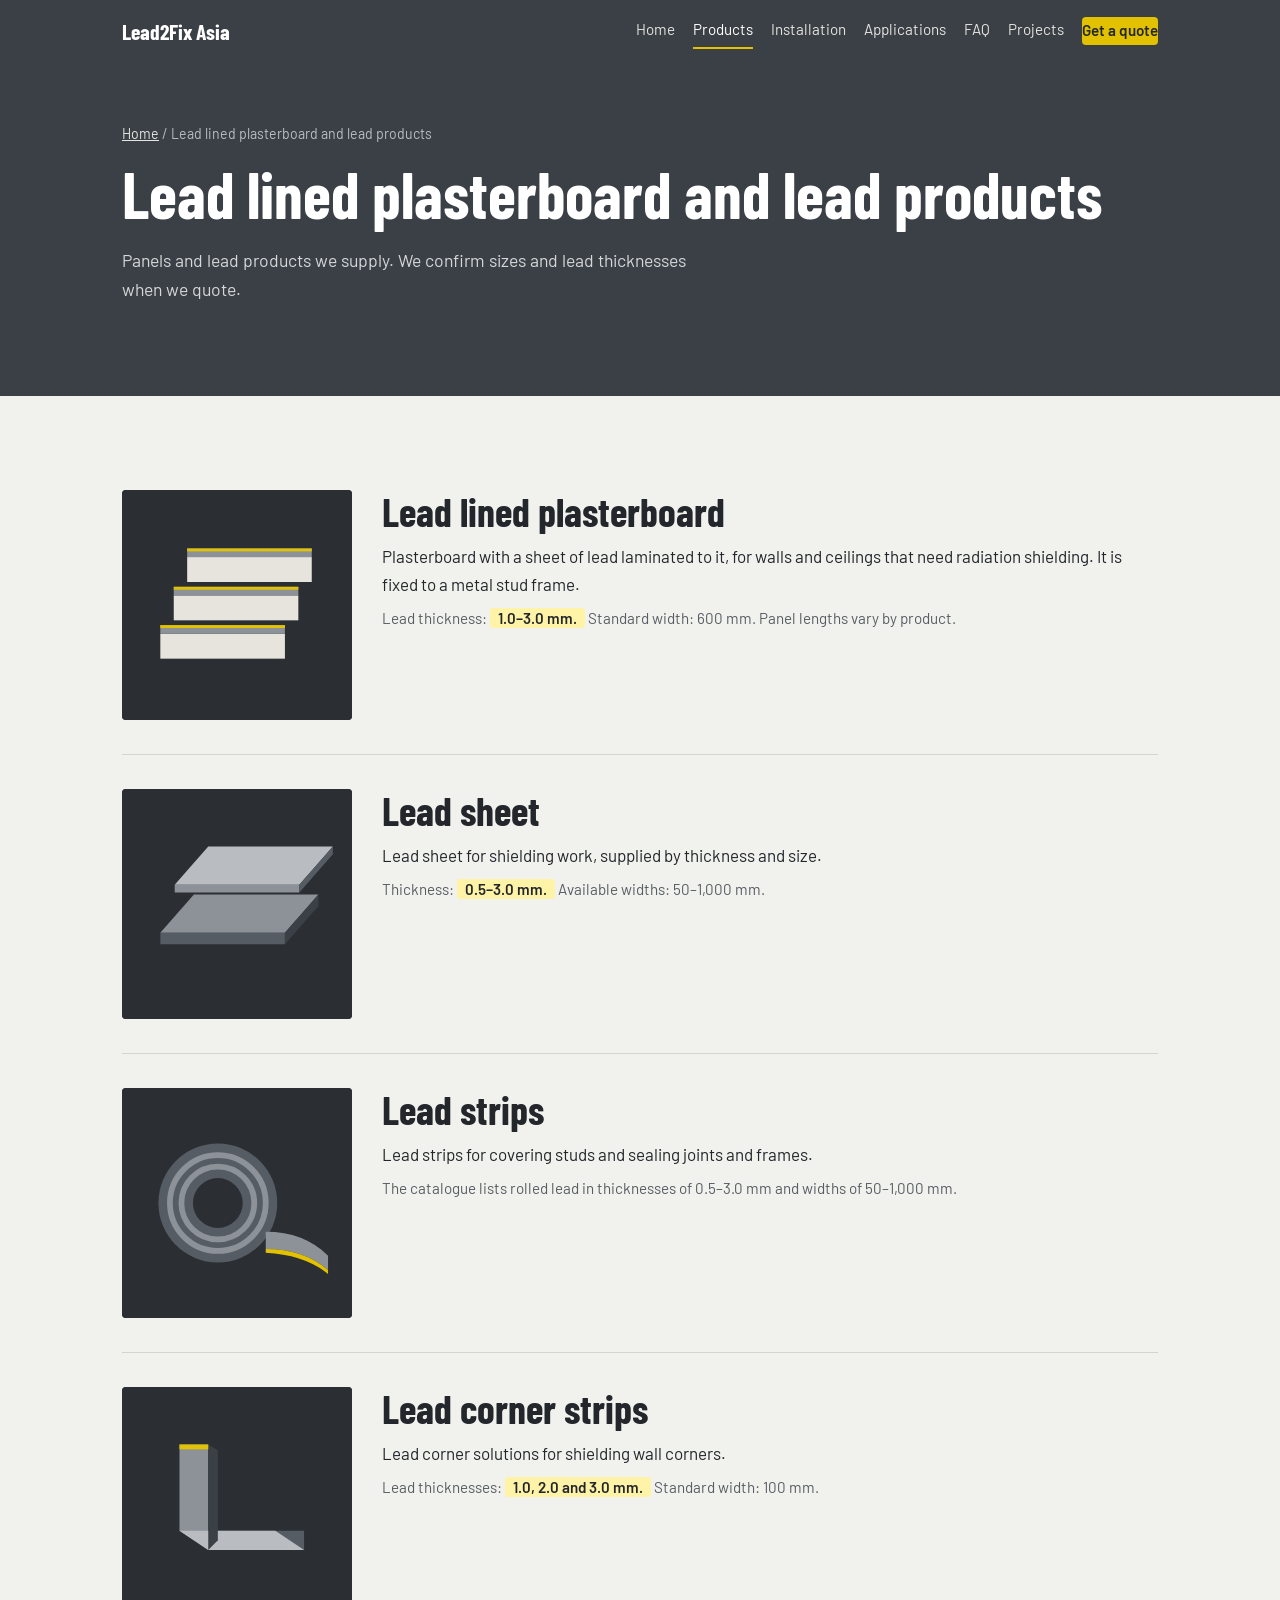
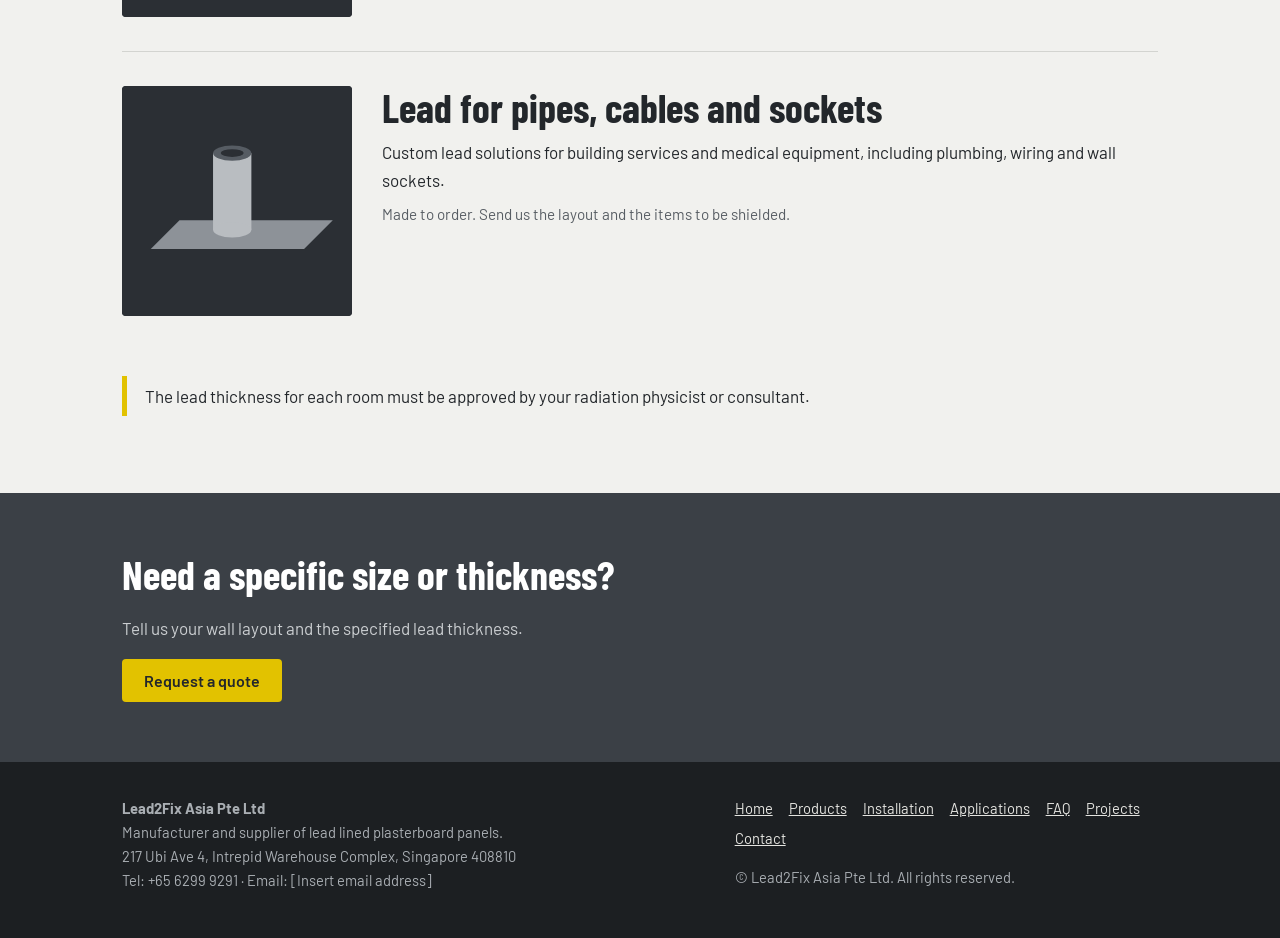
<file: products.html>
<!DOCTYPE html>
<html lang="en-SG"><head><meta charset="utf-8"><meta name="viewport" content="width=device-width, initial-scale=1">
<title>Lead Lined Plasterboard &amp; Lead Products | Lead2Fix Asia</title><meta name="description" content="Lead lined plasterboard, lead sheet, lead strips, corner strips and lead parts for pipes and cables. Manufactured and supplied by Lead2Fix Asia in Singapore.">
<link rel="canonical" href="https://www.lead2fix.asia/products.html"><meta name="robots" content="index,follow">
<meta property="og:type" content="website"><meta property="og:title" content="Lead Lined Plasterboard &amp; Lead Products | Lead2Fix Asia"><meta property="og:description" content="Lead lined plasterboard, lead sheet, lead strips, corner strips and lead parts for pipes and cables. Manufactured and supplied by Lead2Fix Asia in Singapore."><meta property="og:url" content="https://www.lead2fix.asia/products.html"><meta property="og:locale" content="en_SG">
<link rel="preconnect" href="https://fonts.googleapis.com"><link rel="preconnect" href="https://fonts.gstatic.com" crossorigin>
<link href="https://fonts.googleapis.com/css2?family=Barlow+Condensed:wght@600;700&family=Barlow:wght@400;500;600&display=swap" rel="stylesheet">
<link rel="stylesheet" href="styles.css"></head><body>
<header class="top"><div class="wrap nav"><a class="brand" href="index.html">Lead2Fix Asia</a><nav aria-label="Main"><a href="index.html">Home</a><a href="products.html" aria-current="page">Products</a><a href="installation.html">Installation</a><a href="applications.html">Applications</a><a href="faq.html">FAQ</a><a href="projects.html">Projects</a><a class="btn" href="contact.html">Get a quote</a></nav></div></header>
<main><div class="hero"><div class="wrap"><div><div class="crumbs"><a href="index.html">Home</a> / Lead lined plasterboard and lead products</div><h1>Lead lined plasterboard and lead products</h1><p>Panels and lead products we supply. We confirm sizes and lead thicknesses when we quote.</p></div></div></div><section><div class="wrap"><article class="prod"><img src="images/panel-layers.svg" alt="Illustration of lead lined plasterboard panels" width="240" height="240" loading="lazy"><div><h2>Lead lined plasterboard</h2><p>Plasterboard with a sheet of lead laminated to it, for walls and ceilings that need radiation shielding. It is fixed to a metal stud frame.</p><p class="spec">Lead thickness: <span class='fill'>1.0–3.0 mm.</span> Standard width: 600 mm. Panel lengths vary by product.</p></div></article><article class="prod"><img src="images/lead-sheet.svg" alt="Illustration of lead sheet" width="240" height="240" loading="lazy"><div><h2>Lead sheet</h2><p>Lead sheet for shielding work, supplied by thickness and size.</p><p class="spec">Thickness: <span class='fill'>0.5–3.0 mm.</span> Available widths: 50–1,000 mm.</p></div></article><article class="prod"><img src="images/rolled-lead.svg" alt="Illustration of a roll of lead strip" width="240" height="240" loading="lazy"><div><h2>Lead strips</h2><p>Lead strips for covering studs and sealing joints and frames.</p><p class="spec">The catalogue lists rolled lead in thicknesses of 0.5–3.0 mm and widths of 50–1,000 mm.</p></div></article><article class="prod"><img src="images/corner-strip.svg" alt="Illustration of a lead corner strip" width="240" height="240" loading="lazy"><div><h2>Lead corner strips</h2><p>Lead corner solutions for shielding wall corners.</p><p class="spec">Lead thicknesses: <span class='fill'>1.0, 2.0 and 3.0 mm.</span> Standard width: 100 mm.</p></div></article><article class="prod"><img src="images/lead-sleeve.svg" alt="Illustration of a lead sleeve around a pipe" width="240" height="240" loading="lazy"><div><h2>Lead for pipes, cables and sockets</h2><p>Custom lead solutions for building services and medical equipment, including plumbing, wiring and wall sockets.</p><p class="spec">Made to order. Send us the layout and the items to be shielded.</p></div></article><p class="note">The lead thickness for each room must be approved by your radiation physicist or consultant.</p></div></section><section class="cta-band"><div class="wrap"><h2>Need a specific size or thickness?</h2><p>Tell us your wall layout and the specified lead thickness.</p><a class="btn" href="contact.html">Request a quote</a></div></section></main>
<footer><div class="wrap"><div><strong>Lead2Fix Asia Pte Ltd</strong><br>Manufacturer and supplier of lead lined plasterboard panels.<br>217 Ubi Ave 4, Intrepid Warehouse Complex, Singapore 408810<br>Tel: +65 6299 9291 · Email: [Insert email address]</div><div><ul><li><a href="index.html">Home</a></li><li><a href="products.html">Products</a></li><li><a href="installation.html">Installation</a></li><li><a href="applications.html">Applications</a></li><li><a href="faq.html">FAQ</a></li><li><a href="projects.html">Projects</a></li><li><a href="contact.html">Contact</a></li></ul><p>&copy; Lead2Fix Asia Pte Ltd. All rights reserved.</p></div></div></footer></body></html>
</file>
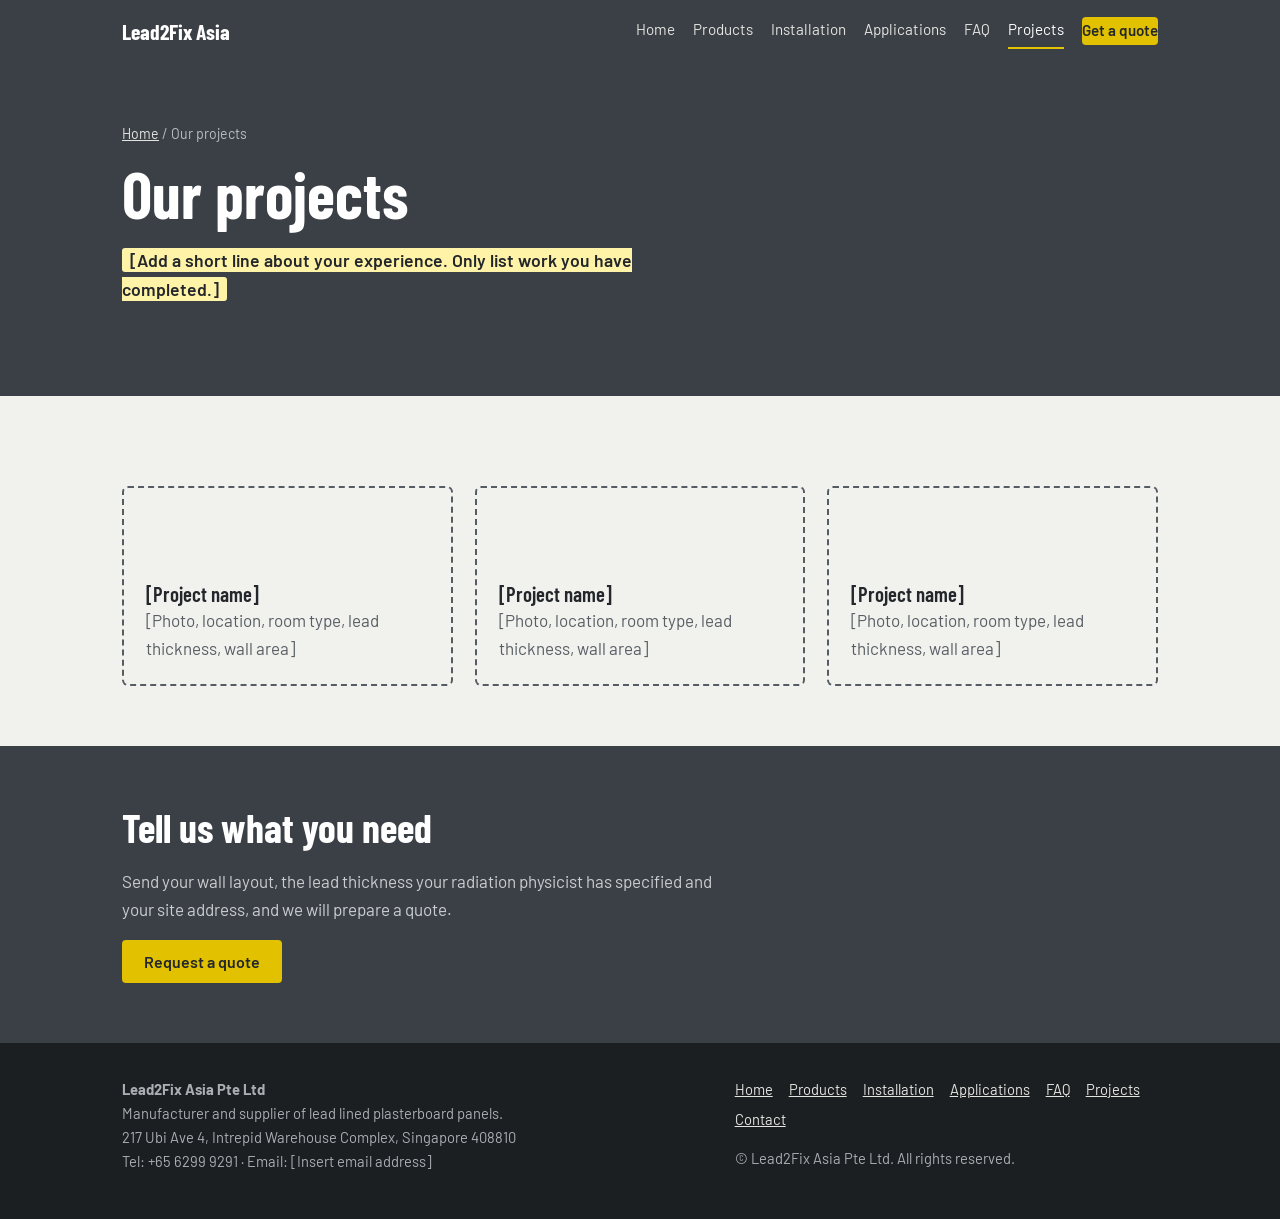
<file: projects.html>
<!DOCTYPE html>
<html lang="en-SG"><head><meta charset="utf-8"><meta name="viewport" content="width=device-width, initial-scale=1">
<title>Our Lead Lined Wall Projects | Lead2Fix Asia</title><meta name="description" content="Lead lined partition wall projects by Lead2Fix Asia.">
<link rel="canonical" href="https://www.lead2fix.asia/projects.html"><meta name="robots" content="index,follow">
<meta property="og:type" content="website"><meta property="og:title" content="Our Lead Lined Wall Projects | Lead2Fix Asia"><meta property="og:description" content="Lead lined partition wall projects by Lead2Fix Asia."><meta property="og:url" content="https://www.lead2fix.asia/projects.html"><meta property="og:locale" content="en_SG">
<link rel="preconnect" href="https://fonts.googleapis.com"><link rel="preconnect" href="https://fonts.gstatic.com" crossorigin>
<link href="https://fonts.googleapis.com/css2?family=Barlow+Condensed:wght@600;700&family=Barlow:wght@400;500;600&display=swap" rel="stylesheet">
<link rel="stylesheet" href="styles.css"></head><body>
<header class="top"><div class="wrap nav"><a class="brand" href="index.html">Lead2Fix Asia</a><nav aria-label="Main"><a href="index.html">Home</a><a href="products.html">Products</a><a href="installation.html">Installation</a><a href="applications.html">Applications</a><a href="faq.html">FAQ</a><a href="projects.html" aria-current="page">Projects</a><a class="btn" href="contact.html">Get a quote</a></nav></div></header>
<main><div class="hero"><div class="wrap"><div><div class="crumbs"><a href="index.html">Home</a> / Our projects</div><h1>Our projects</h1><p><span class="fill">[Add a short line about your experience. Only list work you have completed.]</span></p></div></div></div><section><div class="wrap"><div class="grid"><div class="ph"><b>[Project name]</b>[Photo, location, room type, lead thickness, wall area]</div><div class="ph"><b>[Project name]</b>[Photo, location, room type, lead thickness, wall area]</div><div class="ph"><b>[Project name]</b>[Photo, location, room type, lead thickness, wall area]</div></div></div></section><section class="cta-band"><div class="wrap"><h2>Tell us what you need</h2><p>Send your wall layout, the lead thickness your radiation physicist has specified and your site address, and we will prepare a quote.</p><a class="btn" href="contact.html">Request a quote</a></div></section></main>
<footer><div class="wrap"><div><strong>Lead2Fix Asia Pte Ltd</strong><br>Manufacturer and supplier of lead lined plasterboard panels.<br>217 Ubi Ave 4, Intrepid Warehouse Complex, Singapore 408810<br>Tel: +65 6299 9291 · Email: [Insert email address]</div><div><ul><li><a href="index.html">Home</a></li><li><a href="products.html">Products</a></li><li><a href="installation.html">Installation</a></li><li><a href="applications.html">Applications</a></li><li><a href="faq.html">FAQ</a></li><li><a href="projects.html">Projects</a></li><li><a href="contact.html">Contact</a></li></ul><p>&copy; Lead2Fix Asia Pte Ltd. All rights reserved.</p></div></div></footer></body></html>
</file>
<file: styles.css>
:root{--bg:#F1F1EE;--surface:#fff;--ink:#23272B;--muted:#585E64;--line:#D3D4D0;--lead:#3B4046;--lead2:#565C63;--accent:#E2C200;--link:#6B5A00}
@media(prefers-color-scheme:dark){:root:not([data-theme=light]){--bg:#17191C;--surface:#202327;--ink:#ECECE8;--muted:#A3A8AD;--line:#33373C;--lead:#2A2E33;--lead2:#4A5057;--link:#E2C200}}
:root[data-theme=dark]{--bg:#17191C;--surface:#202327;--ink:#ECECE8;--muted:#A3A8AD;--line:#33373C;--lead:#2A2E33;--lead2:#4A5057;--link:#E2C200}
*{box-sizing:border-box}html{scroll-behavior:smooth}
body{margin:0;background:var(--bg);color:var(--ink);font:400 17px/1.65 Barlow,system-ui,Arial,sans-serif}
h1,h2,h3{font-family:"Barlow Condensed","Arial Narrow",sans-serif;line-height:1.08;margin:0}
h1{font-size:clamp(2.4rem,6vw,4rem);font-weight:700}h2{font-size:clamp(1.8rem,4vw,2.5rem);font-weight:700}h3{font-size:1.4rem;font-weight:600}
a{color:var(--link)}:focus-visible{outline:3px solid var(--accent);outline-offset:3px}
.wrap{max-width:1080px;margin:0 auto;padding:0 22px}
section{padding:60px 0}.alt{background:var(--surface);border-block:1px solid var(--line)}
.lede{color:var(--muted);max-width:62ch;margin:14px 0 0}
header.top{background:var(--lead);color:#fff;position:sticky;top:0;z-index:10}
.nav{display:flex;align-items:center;justify-content:space-between;gap:14px;min-height:62px;flex-wrap:wrap}
.brand{font:700 1.35rem "Barlow Condensed",sans-serif;color:#fff;text-decoration:none}
.nav nav{display:flex;gap:6px 18px;flex-wrap:wrap;align-items:center}
.nav nav a{color:#E4E4E0;text-decoration:none;font-size:.95rem;padding:4px 0;border-bottom:2px solid transparent}
.nav nav a[aria-current]{color:#fff;border-color:var(--accent)}
.btn{display:inline-block;background:var(--accent);color:#23272B!important;font-weight:600;padding:12px 22px;border-radius:4px;text-decoration:none;border:0;cursor:pointer;font:600 1rem Barlow,sans-serif}
.btn.ghost{background:transparent;color:#fff!important;border:1.5px solid #8A9096}
.hero{background:var(--lead);color:#fff;padding:60px 0 66px}.hero p{color:#D5D7D9;max-width:60ch;margin:18px 0 26px;font-size:1.1rem}
.hero.art{position:relative;overflow:hidden;padding:84px 0 92px}.hero.art svg{position:absolute;inset:0;width:100%;height:100%}.hero.art .wrap{position:relative;z-index:1}.hero.art h1{max-width:18ch}.hero.art p{max-width:46ch}.hero.split .wrap{display:grid;grid-template-columns:1.2fr .8fr;gap:40px;align-items:center}
@media(max-width:820px){.hero.split .wrap{grid-template-columns:1fr}}
.crumbs{font-size:.88rem;color:#B9BDC1;margin-bottom:14px}.crumbs a{color:#E4E4E0}
img{max-width:100%;height:auto;display:block;border-radius:4px;background:#ddd}
.hero img{border:1px solid #565C63}
.grid{display:grid;grid-template-columns:repeat(3,1fr);gap:22px;margin-top:30px}
@media(max-width:820px){.grid{grid-template-columns:1fr 1fr}}@media(max-width:540px){.grid{grid-template-columns:1fr}}
.card{background:var(--surface);border:1px solid var(--line);border-radius:6px;overflow:hidden;display:flex;flex-direction:column}
.alt .card{background:var(--bg)}
.card img{border-radius:0;aspect-ratio:1/1;object-fit:cover;width:100%}
.card div{padding:18px 20px 22px}.card p{margin:8px 0 0;color:var(--muted);font-size:.98rem}
.prod{display:grid;grid-template-columns:230px 1fr;gap:30px;padding:34px 0;border-top:1px solid var(--line)}
.prod:first-of-type{border-top:0}.prod p{margin:8px 0 0}.spec{color:var(--muted);font-size:.95rem;margin-top:10px}
@media(max-width:640px){.prod{grid-template-columns:1fr}.prod img{max-width:260px}}
ul.tick{list-style:none;padding:0;margin:20px 0 0}ul.tick li{padding:10px 0 10px 30px;border-bottom:1px solid var(--line);position:relative}
ul.tick li::before{content:"";position:absolute;left:0;top:18px;width:14px;height:14px;background:var(--accent);clip-path:polygon(0 0,100% 0,100% 55%,55% 55%,55% 100%,0 100%)}
ol.steps{list-style:none;counter-reset:s;padding:0;margin:28px 0 0}
ol.steps li{counter-increment:s;display:grid;grid-template-columns:54px 1fr;gap:6px 14px;padding:20px 0;border-top:1px solid var(--line)}
ol.steps li::before{content:counter(s);font:700 2.4rem "Barlow Condensed",sans-serif;color:var(--lead2);line-height:1;grid-row:span 2}
ol.steps h3{margin:0}ol.steps p{margin:0;color:var(--muted)}
.note{border-left:5px solid var(--accent);padding:6px 0 6px 18px;max-width:70ch;margin-top:26px;color:var(--ink)}
details{border-top:1px solid var(--line);padding:16px 0}details:last-of-type{border-bottom:1px solid var(--line)}
summary{font:600 1.3rem "Barlow Condensed",sans-serif;cursor:pointer}details p{margin:10px 0 0;color:var(--muted);max-width:68ch}
.ph{border:2px dashed var(--lead2);border-radius:6px;min-height:200px;padding:22px;display:flex;flex-direction:column;justify-content:flex-end;color:var(--muted)}
.ph b{color:var(--ink);font:600 1.3rem "Barlow Condensed",sans-serif}
.fill{background:#FFF3A8;color:#23272B;padding:1px 8px;border-radius:3px;font-weight:600}
.cgrid{display:grid;grid-template-columns:1fr 1fr;gap:48px}@media(max-width:820px){.cgrid{grid-template-columns:1fr;gap:24px}}
dt{font-weight:600;margin-top:18px}dd{margin:2px 0 0;color:var(--muted)}
label{display:block;font-weight:500;margin-top:14px;font-size:.95rem}
input,select,textarea{width:100%;margin-top:5px;padding:11px 12px;border-radius:4px;border:1px solid var(--lead2);background:var(--surface);color:var(--ink);font:inherit}textarea{min-height:110px}
.contactbtn{margin-top:20px}
.cta-band{background:var(--lead);color:#fff;text-align:left}.cta-band p{color:#CBCED1;max-width:60ch}
footer{background:#1C1F22;color:#A9AEB3;padding:34px 0;font-size:.92rem}footer a{color:#E4E4E0}
footer .wrap{display:grid;grid-template-columns:1.4fr 1fr;gap:20px}@media(max-width:640px){footer .wrap{grid-template-columns:1fr}}
footer ul{list-style:none;padding:0;margin:0;display:flex;gap:6px 16px;flex-wrap:wrap}
.card.t{border-top:5px solid var(--accent)}.card.t div{padding:22px}.prod img{background:#2B2F34}.card img{background:#2B2F34}
</file>
